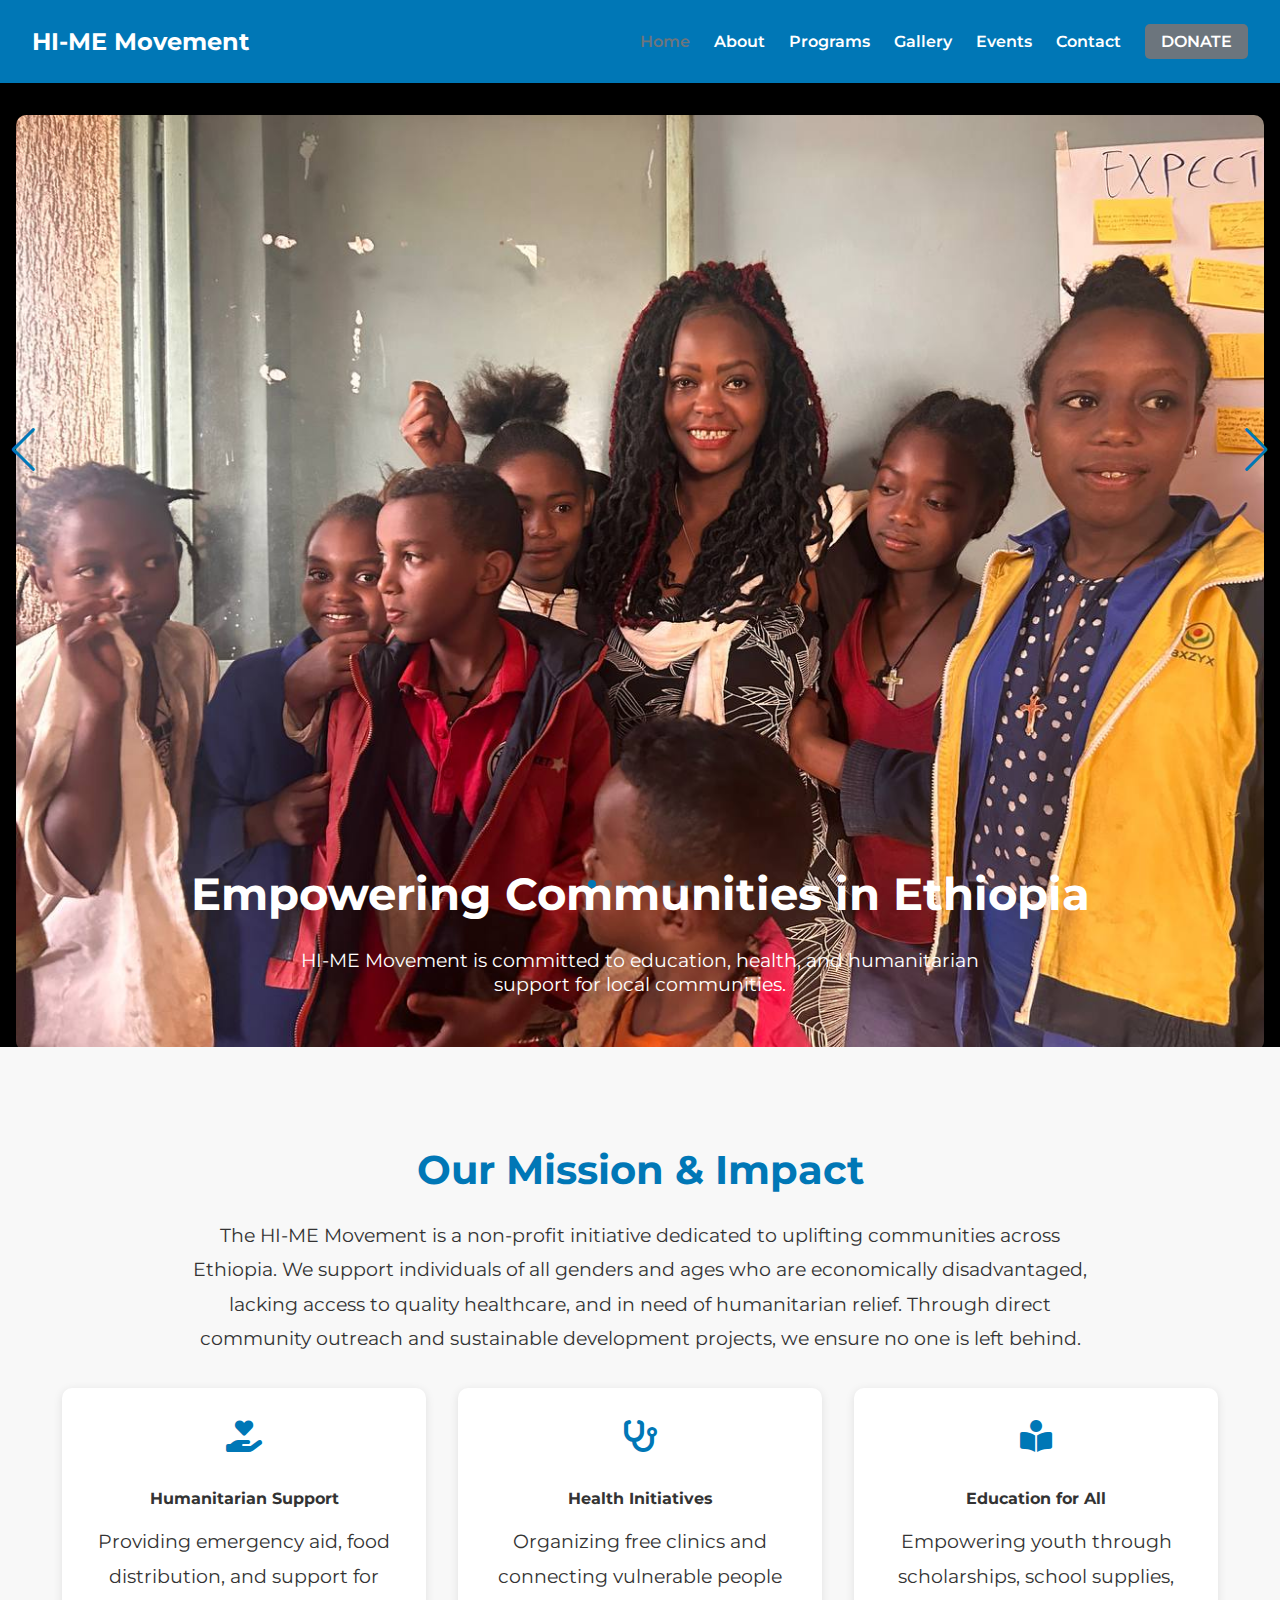
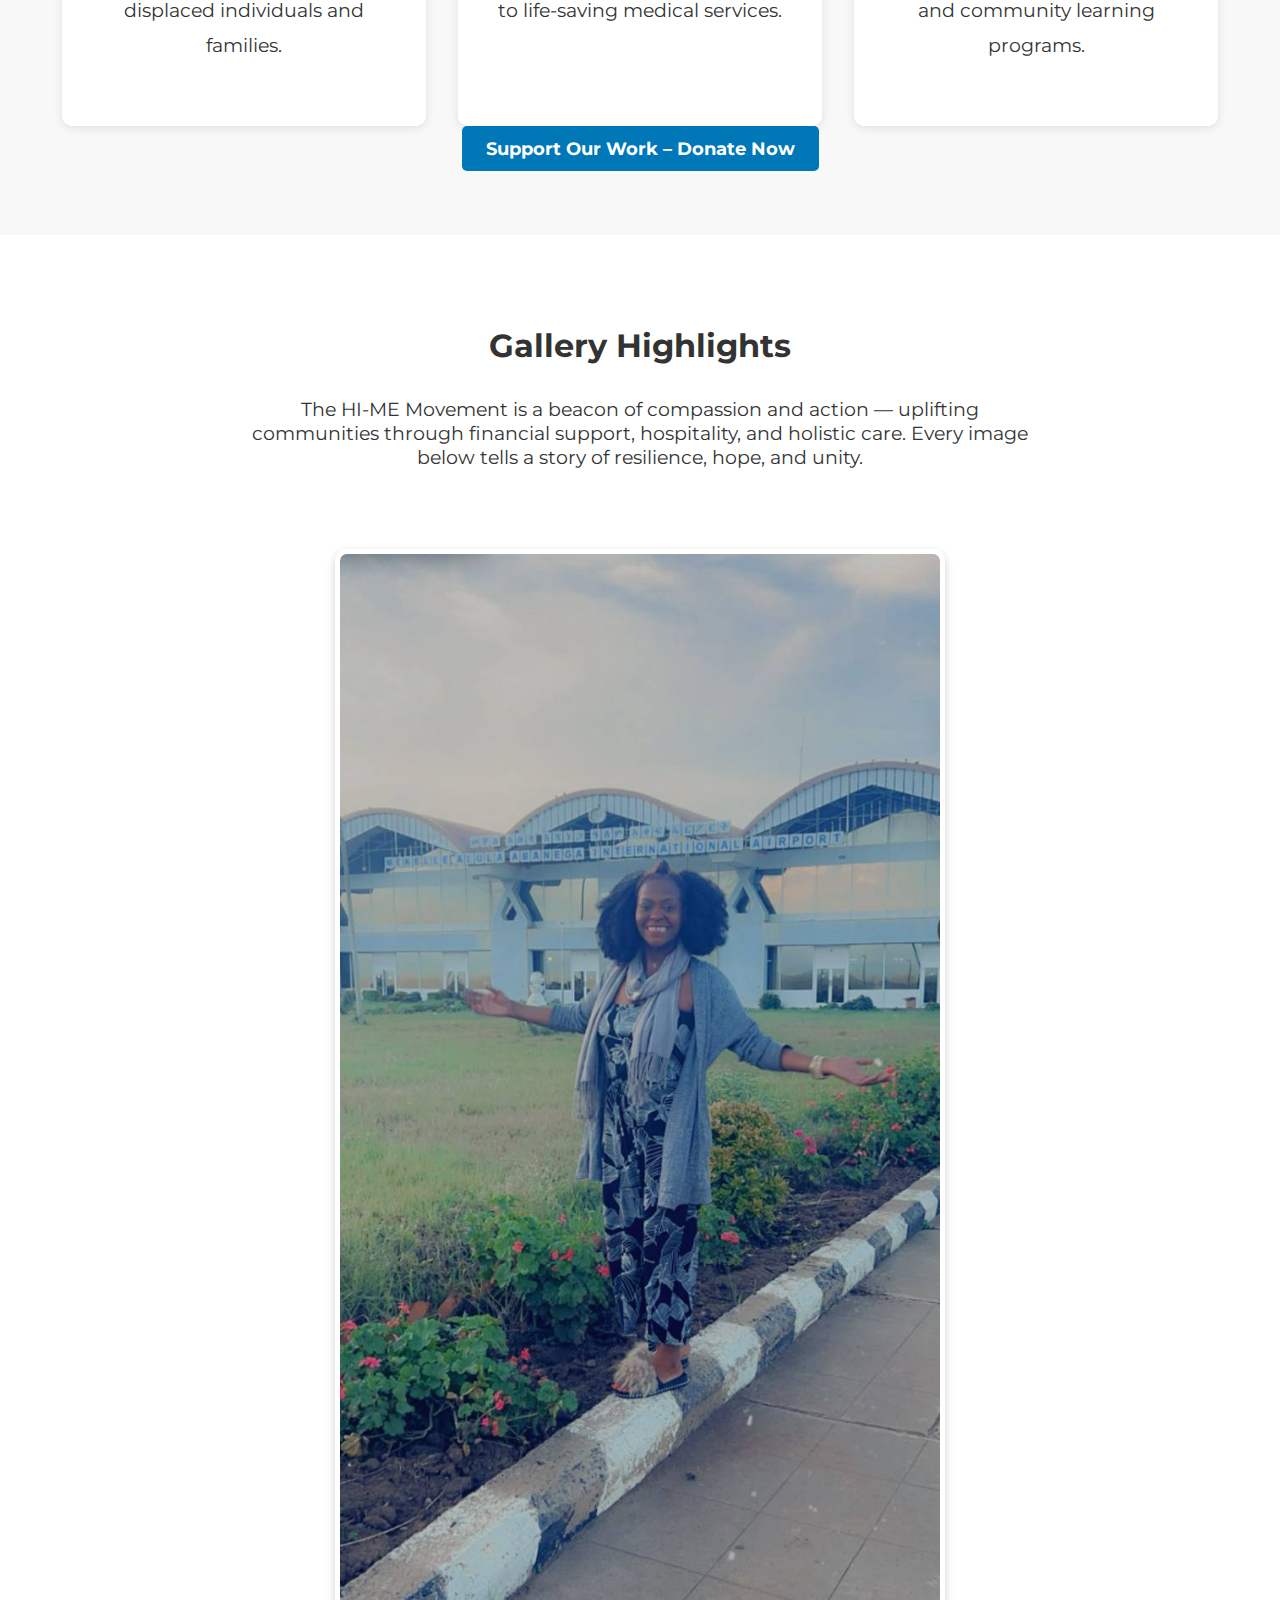
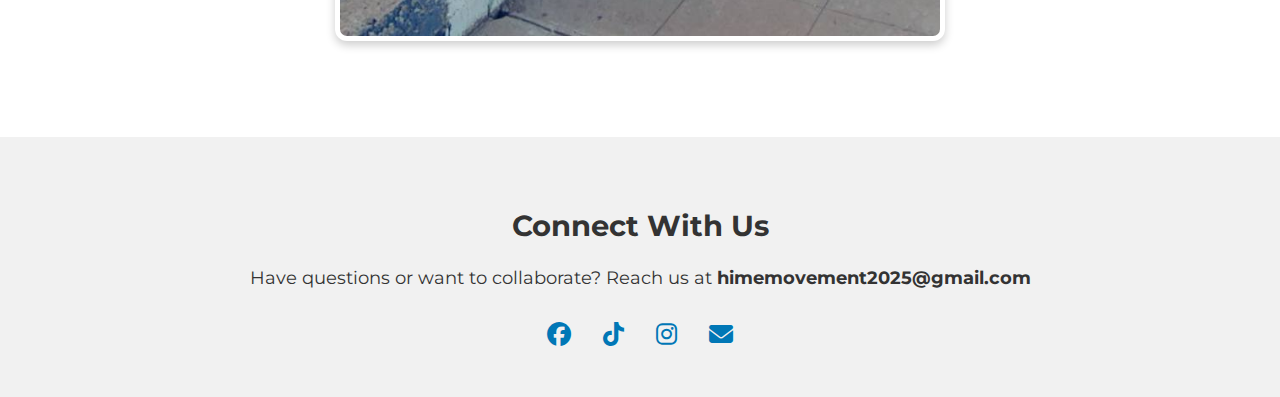
<file: index.html>
<!DOCTYPE html>
<html lang="en">
<head>
  <meta charset="UTF-8" />
  <meta name="viewport" content="width=device-width, initial-scale=1.0" />
  <title>HI-ME Movement - Home</title>
  <link href="https://fonts.googleapis.com/css2?family=Montserrat:wght@400;700&display=swap" rel="stylesheet" />
  <link rel="stylesheet" href="https://cdnjs.cloudflare.com/ajax/libs/font-awesome/6.5.0/css/all.min.css" />
  <link rel="stylesheet" href="https://cdn.jsdelivr.net/npm/swiper@10/swiper-bundle.min.css"/>
  <style>
    body {
      font-family: 'Montserrat', sans-serif;
      margin: 0;
      color: #333;
      background: #f9f9f9;
      scroll-behavior: smooth;
      overflow-x: hidden; /* Prevent horizontal scroll */
    }
    a { text-decoration: none; color: inherit; }

    /* NAVBAR */
    .navbar {
      display: flex;
      justify-content: space-between;
      align-items: center;
      padding: 1rem 2rem;
      background: #0077b6;
      color: #fff;
      position: sticky;
      top: 0;
      z-index: 1000;
    }
    .logo-text { font-weight: bold; font-size: 1.5rem; }
    .nav-links { display: flex; gap: 1.5rem; list-style: none; }
    .nav-links a { font-weight: 600; color: white; transition: 0.3s; }
    .nav-links a:hover, .nav-links a.active { color: #6c757d; }
    .donate-btn {
      background: #6c757d;
      color: #fff;
      padding: 0.5rem 1rem;
      border-radius: 5px;
      font-weight: bold;
      transition: 0.3s;
    }
    .donate-btn:hover { background: #495057; }
    .menu-toggle { display: none; font-size: 1.5rem; background: none; border: none; cursor: pointer; color: white; }

    /* HERO SECTION */
    .hero {
      position: relative;
      overflow: hidden;
      background: black;
      display: flex;
      align-items: center;
      justify-content: center;
      flex-direction: column;
      padding: 2rem 1rem;
    }
    .hero-slide {
      width: 100%;
      max-height: 80vh;
      margin: 0 auto 1rem;
      text-align: center;
    }
    .hero-slide img {
      width: 100%;
      height: auto;
      object-fit: contain;
      border-radius: 10px;
      box-shadow: 0 4px 10px rgba(0,0,0,0.3);
    }
    .hero-caption {
      margin-top: 0.5rem;
      font-size: 1.1rem;
      color: #fff;
      background: rgba(0,0,0,0.6);
      padding: 0.5rem 1rem;
      border-radius: 5px;
      display: inline-block;
    }
    .hero h1 { font-size: 2.8rem; color: #fff; margin: 1rem 0 0.5rem; text-align: center; }
    .hero p { font-size: 1.2rem; color: #fff; max-width: 700px; text-align: center; }

    /* INFO SECTION */
    .info-section { background: #f8f8f8; padding: 4rem 2rem; text-align: center; }
    .info-section h2 { font-size: 2.5rem; margin-bottom: 1.5rem; color: #0077b6; }
    .info-section p { font-size: 1.2rem; max-width: 900px; margin: 0 auto 2rem; line-height: 1.8; }
    .info-cards { display: flex; flex-wrap: wrap; gap: 2rem; justify-content: center; margin-top: 2rem; }
    .card {
      background: white;
      padding: 2rem;
      border-radius: 10px;
      max-width: 300px;
      box-shadow: 0 2px 10px rgba(0,0,0,0.1);
      text-align: center;
      transition: transform 0.3s ease;
    }
    .card:hover { transform: translateY(-5px); box-shadow: 0 6px 15px rgba(0,0,0,0.15); }
    .card i { font-size: 2rem; margin-bottom: 1rem; color: #0077b6; }
    .card h4 { margin-bottom: 1rem; }
    .donate-section a {
      display: inline-block;
      background: #0077b6;
      color: white;
      padding: 0.75rem 1.5rem;
      font-size: 1.1rem;
      border-radius: 5px;
      font-weight: bold;
      transition: background 0.3s;
    }
    .donate-section a:hover { background: #005f87; }

    /* SWIPER GALLERY */
    .swiper-container {
      width: 100%;
      padding: 2rem 0;
    }
    .swiper-slide {
      display: flex;
      justify-content: center;
      align-items: center;
    }

    /* FIXED: Show full-size gallery images (no cropping) */
    .swiper-slide img {
      width: 80%;
      max-width: 600px;
      height: auto; /* changed from fixed height to auto */
      object-fit: contain; /* changed from cover to contain for full image */
      border-radius: 12px;
      box-shadow: 0 4px 10px rgba(0,0,0,0.2);
      transition: transform 0.3s ease, box-shadow 0.3s ease;
      background: #fff; /* gives clean border around varied image sizes */
      padding: 5px;
    }

    .swiper-slide img:hover {
      transform: scale(1.05);
      box-shadow: 0 6px 15px rgba(0,0,0,0.3);
    }
    .swiper-button-next, .swiper-button-prev { color: #0077b6; }
    .swiper-pagination-bullet { background: #0077b6; }

    /* FOOTER */
    .footer { background: #f1f1f1; padding: 3rem 2rem; text-align: center; }
    .footer h2 { font-size: 1.8rem; margin-bottom: 1.5rem; }
    .footer p { font-size: 1.1rem; margin-bottom: 2rem; }
    .social-links { display: flex; justify-content: center; gap: 2rem; flex-wrap: wrap; font-size: 1.5rem; }
    .social-links a { color: #0077b6; transition: 0.3s; }
    .social-links a:hover { opacity: 0.7; }

    /* MOBILE */
    @media (max-width: 768px) {
      .nav-links { display: none; flex-direction: column; gap: 1rem; margin-top: 1rem; background: #0077b6; padding: 1rem; position: absolute; top: 60px; right: 20px; border-radius: 5px; }
      .nav-links.show { display: flex; }
      .menu-toggle { display: block; }
      .hero h1 { font-size: 2rem; }
      .hero p { font-size: 1rem; }
      .info-cards { flex-direction: column; align-items: center; }
    }
  </style>
</head>
<body>
  <!-- NAVIGATION -->
  <nav class="navbar">
    <div class="logo-text">HI-ME Movement</div>
    <button class="menu-toggle"><i class="fas fa-bars"></i></button>
    <ul class="nav-links">
      <li><a href="index.html" class="active">Home</a></li>
      <li><a href="about.html">About</a></li>
      <li><a href="programs.html">Programs</a></li>
      <li><a href="gallery.html">Gallery</a></li>
      <li><a href="events.html">Events</a></li>
      <li><a href="contact.html">Contact</a></li>
      <li><a href="donation.html" class="donate-btn">DONATE</a></li>
    </ul>
  </nav>

  <!-- HERO SECTION -->
  <section class="hero">
    <div class="hero-slide"><img src="photo_10.jpg" alt="Photo 1"><div class="hero-caption">Education empowers every generation.</div></div>
    <div class="hero-slide"><img src="photo_7.jpg" alt="Cover One"><div class="hero-caption">Pride in our heritage and strength in our unity.</div></div>
    <div class="hero-slide"><img src="Cover_Two.jpg" alt="Cover Two"><div class="hero-caption">Celebrating the spirit of community and resilience.</div></div>
    <div class="hero-slide"><img src="Cover_Three.jpg" alt="Cover Three"><div class="hero-caption">A movement rooted in hope and healing.</div></div>
    <div class="hero-slide"><img src="photo_12.jpg" alt="Photo 3"><div class="hero-caption">Together, we rise above challenges.</div></div>
    <div class="hero-slide"><img src="photo_31.jpg" alt="Photo 15"><div class="hero-caption">Urgency fuels our humanitarian mission.</div></div>
    <h1>Empowering Communities in Ethiopia</h1>
    <p>HI-ME Movement is committed to education, health, and humanitarian support for local communities.</p>
  </section>

  <!-- INFO SECTION -->
  <section class="info-section">
    <h2>Our Mission & Impact</h2>
    <p>The HI-ME Movement is a non-profit initiative dedicated to uplifting communities across Ethiopia. We support individuals of all genders and ages who are economically disadvantaged, lacking access to quality healthcare, and in need of humanitarian relief. Through direct community outreach and sustainable development projects, we ensure no one is left behind.</p>
    <div class="info-cards">
      <div class="card">
        <i class="fas fa-hand-holding-heart"></i>
        <h4>Humanitarian Support</h4>
        <p>Providing emergency aid, food distribution, and support for displaced individuals and families.</p>
      </div>
      <div class="card">
        <i class="fas fa-stethoscope"></i>
        <h4>Health Initiatives</h4>
        <p>Organizing free clinics and connecting vulnerable people to life-saving medical services.</p>
      </div>
      <div class="card">
        <i class="fas fa-book-reader"></i>
        <h4>Education for All</h4>
        <p>Empowering youth through scholarships, school supplies, and community learning programs.</p>
      </div>
    </div>
    <div class="donate-section">
      <a href="donation.html">Support Our Work – Donate Now</a>
    </div>
  </section>

  <!-- SWIPER GALLERY SECTION (1 Medium Card per Slide) -->
  <section style="padding: 4rem 2rem; background: #fff; text-align: center;">
    <h2 style="font-size: 2rem; margin-bottom: 2rem;">Gallery Highlights</h2>
    <p style="font-size: 1.2rem; max-width: 800px; margin: 0 auto 3rem;">The HI-ME Movement is a beacon of compassion and action — uplifting communities through financial support, hospitality, and holistic care. Every image below tells a story of resilience, hope, and unity.</p>
    <div class="swiper-container">
      <div class="swiper-wrapper">
        <div class="swiper-slide"><img src="hawasa-1.jpg" alt="Hawasa 1"></div>
        <div class="swiper-slide"><img src="hawasa-3.jpg" alt="Hawasa 3"></div>
        <div class="swiper-slide"><img src="hawasa-4.jpg" alt="Hawasa 4"></div>
        <div class="swiper-slide"><img src="hawasa-6.jpg" alt="Hawasa 6"></div>
        <div class="swiper-slide"><img src="humera-1.jpg" alt="Humera 1"></div>
        <div class="swiper-slide"><img src="humera-2.jpg" alt="Humera 2"></div>
        <div class="swiper-slide"><img src="humera-3.jpg" alt="Humera 3"></div>
      </div>
      <div class="swiper-button-next"></div>
      <div class="swiper-button-prev"></div>
      <div class="swiper-pagination"></div>
    </div>
  </section>

  <!-- FOOTER -->
  <footer class="footer">
    <h2>Connect With Us</h2>
    <p>Have questions or want to collaborate? Reach us at <strong>himemovement2025@gmail.com</strong></p>
    <div class="social-links">
      <a href="https://www.facebook.com/share/1JTho6ERoD/" target="_blank"><i class="fab fa-facebook"></i></a>
      <a href="https://www.tiktok.com/@hime.movement" target="_blank"><i class="fab fa-tiktok"></i></a>
      <a href="https://www.instagram.com/hime.movement" target="_blank"><i class="fab fa-instagram"></i></a>
      <a href="mailto:himemovement2025@gmail.com"><i class="fas fa-envelope"></i></a>
    </div>
  </footer>

  <!-- JAVASCRIPT -->
  <script src="https://cdn.jsdelivr.net/npm/swiper@10/swiper-bundle.min.js"></script>
  <script>
    document.addEventListener("DOMContentLoaded", function () {
      // Hero slides fade effect
      const slides = document.querySelectorAll('.hero-slide');
      let current = 0;
      function showSlide(index) {
        slides.forEach((slide, i) => { slide.style.display = i === index ? 'block' : 'none'; });
      }
      showSlide(current);
      setInterval(() => { current = (current + 1) % slides.length; showSlide(current); }, 4000);

      // Mobile menu toggle
      const menuToggle = document.querySelector('.menu-toggle');
      const navLinks = document.querySelector('.nav-links');
      menuToggle.addEventListener('click', () => { navLinks.classList.toggle('show'); });

      // Swiper gallery (1 medium card per slide)
      const swiper = new Swiper('.swiper-container', {
        loop: true,
        autoplay: { delay: 3000 },
        slidesPerView: 1,
        centeredSlides: true,
        spaceBetween: 40,
        pagination: { el: '.swiper-pagination', clickable: true },
        navigation: { nextEl: '.swiper-button-next', prevEl: '.swiper-button-prev' },
      });
    });
  </script>
</body>
</html>
</file>
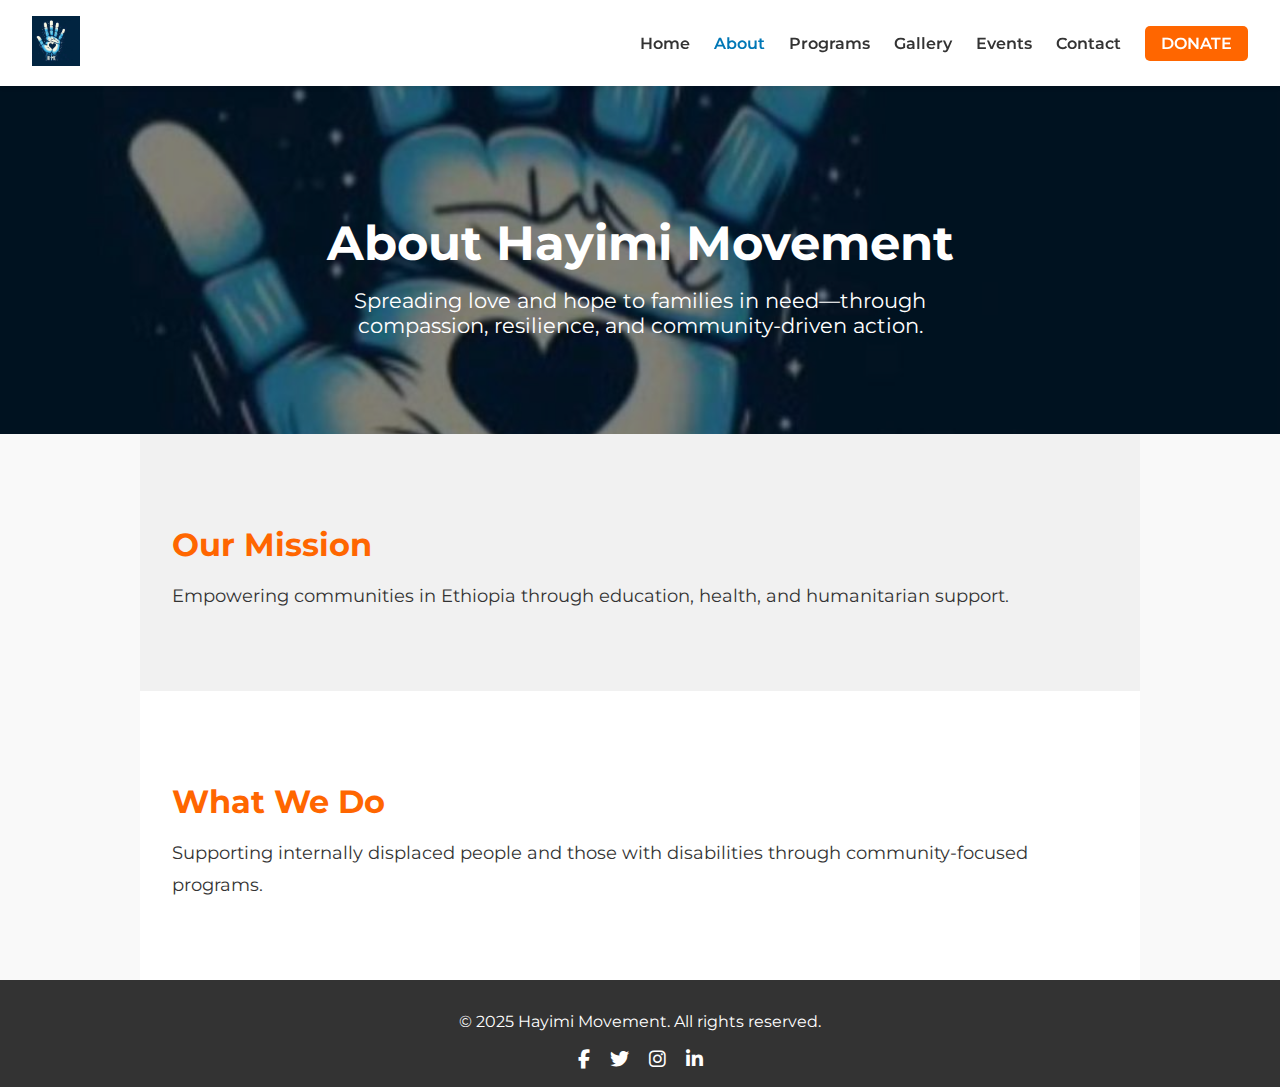
<file: about.html>
<!DOCTYPE html>
<html lang="en">
<head>
  <meta charset="UTF-8" />
  <meta name="viewport" content="width=device-width, initial-scale=1.0" />
  <title>About Us - Hayimi Movement</title>

  <link href="https://fonts.googleapis.com/css2?family=Montserrat:wght@400;700&display=swap" rel="stylesheet" />
  <link rel="stylesheet" href="https://cdnjs.cloudflare.com/ajax/libs/font-awesome/6.5.0/css/all.min.css" />

  <style>
    body { font-family:'Montserrat',sans-serif; margin:0; background:#f9f9f9; color:#333;}
    a {text-decoration:none;color:inherit;}
    
    .navbar {display:flex;justify-content:space-between;align-items:center;padding:1rem 2rem;background:#fff;box-shadow:0 2px 4px rgba(0,0,0,0.1);position:sticky;top:0;z-index:1000;}
    .logo img {height:50px;}
    .nav-links {display:flex;gap:1.5rem;list-style:none;}
    .nav-links a {font-weight:600;transition:color 0.3s;}
    .nav-links a:hover,.nav-links a.active {color:#0077b6;}
    .donate-btn {background:#ff6600;color:#fff;padding:0.5rem 1rem;border-radius:5px;font-weight:bold;transition:0.3s;}
    .donate-btn:hover {background:#d9480f;}
    .menu-toggle {display:none;font-size:1.5rem;background:none;border:none;cursor:pointer;}

    .hero-about {background:url('logo.jpg') center/cover no-repeat;color:white;padding:6rem 2rem;text-align:center;position:relative;}
    .hero-about::before {content:"";position:absolute;top:0;left:0;width:100%;height:100%;background:rgba(0,0,0,0.5);z-index:0;}
    .hero-about h1,.hero-about p {position:relative;z-index:1;}
    .hero-about h1 {font-size:3rem;margin-bottom:1rem;}
    .hero-about p {font-size:1.3rem;max-width:700px;margin:0 auto;}

    .about-section {max-width:1000px;margin:0 auto;}
    .slide {padding:4rem 2rem;}
    .slide:nth-child(even) {background:#fff;}
    .slide:nth-child(odd) {background:#f1f1f1;}
    .slide h2 {color:#ff6600;font-size:2rem;margin-bottom:1rem;}
    .slide p {font-size:1.1rem;line-height:1.8;margin:1rem 0;}

    footer {background:#333;color:white;text-align:center;padding:1rem;}
    .social-icons a {color:white;margin:0 0.5rem;font-size:1.2rem;}

    @media(max-width:768px){
      .nav-links {display:none;flex-direction:column;gap:1rem;margin-top:1rem;}
      .nav-links.show {display:flex;}
      .menu-toggle {display:block;}
      .hero-about h1 {font-size:2rem;}
      .hero-about p {font-size:1rem;}
    }
  </style>
</head>
<body>

  <nav class="navbar">
    <div class="logo"><img src="logo.jpg" alt="Hayimi Logo" /></div>
    <button class="menu-toggle">☰</button>
    <ul class="nav-links">
      <li><a href="index.html" class="nav-item" data-page="index">Home</a></li>
      <li><a href="about.html" class="nav-item" data-page="about">About</a></li>
      <li><a href="programs.html" class="nav-item" data-page="programs">Programs</a></li>
      <li><a href="gallery.html" class="nav-item" data-page="gallery">Gallery</a></li>
      <li><a href="events.html" class="nav-item" data-page="events">Events</a></li>
      <li><a href="contact.html" class="nav-item" data-page="contact">Contact</a></li>
      <li><a href="donation.html" class="donate-btn">DONATE</a></li>
    </ul>
  </nav>

  <section class="hero-about">
    <h1>About Hayimi Movement</h1>
    <p>Spreading love and hope to families in need—through compassion, resilience, and community-driven action.</p>
  </section>

  <section class="about-section">
    <div class="slide">
      <h2>Our Mission</h2>
      <p>Empowering communities in Ethiopia through education, health, and humanitarian support.</p>
    </div>
    <div class="slide">
      <h2>What We Do</h2>
      <p>Supporting internally displaced people and those with disabilities through community-focused programs.</p>
    </div>
  </section>

  <footer>
    <p>&copy; 2025 Hayimi Movement. All rights reserved.</p>
    <div class="social-icons">
      <a href="#"><i class="fab fa-facebook-f"></i></a>
      <a href="#"><i class="fab fa-twitter"></i></a>
      <a href="#"><i class="fab fa-instagram"></i></a>
      <a href="#"><i class="fab fa-linkedin-in"></i></a>
    </div>
  </footer>

  <script>
    const menuToggle = document.querySelector('.menu-toggle');
    const navLinks = document.querySelector('.nav-links');
    menuToggle.addEventListener('click', () => navLinks.classList.toggle('show'));

    const navItems = document.querySelectorAll('.nav-item');
    const currentPage = window.location.pathname.split('/').pop().replace('.html','');
    navItems.forEach(item => { if(item.dataset.page===currentPage)item.classList.add('active'); });
  </script>
</body>
</html>
</file>
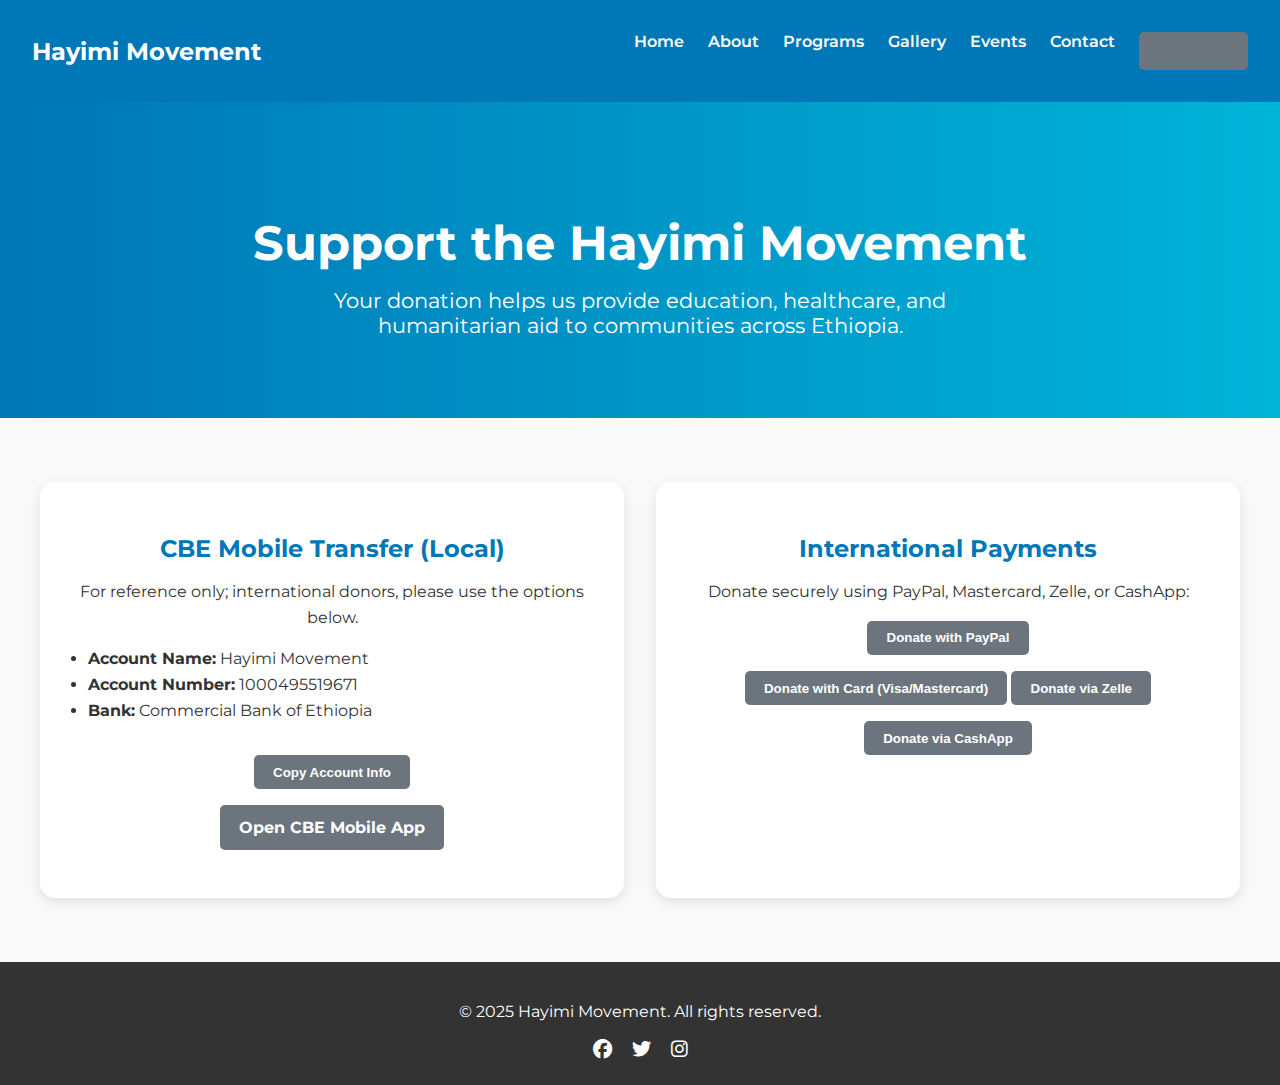
<file: donation.html>
<!DOCTYPE html>
<html lang="en">
<head>
  <meta charset="UTF-8" />
  <meta name="viewport" content="width=device-width, initial-scale=1" />
  <title>Donate | Hayimi Movement</title>

  <!-- Fonts & Icons -->
  <link href="https://fonts.googleapis.com/css2?family=Montserrat:wght@400;700&display=swap" rel="stylesheet" />
  <link rel="stylesheet" href="https://cdnjs.cloudflare.com/ajax/libs/font-awesome/6.5.0/css/all.min.css" />

  <style>
    body {
      font-family: 'Montserrat', sans-serif;
      margin: 0;
      background-color: #f9f9f9;
      color: #333;
      scroll-behavior: smooth;
    }

    a { text-decoration: none; color: inherit; }

    .navbar {
      display: flex;
      justify-content: space-between;
      align-items: center;
      padding: 1rem 2rem;
      background: #0077b6;
      color: #fff;
      position: sticky;
      top: 0;
      z-index: 1000;
    }

    .logo-text { font-weight: bold; font-size: 1.5rem; color: #fff; }

    .nav-container { display: flex; flex-direction: column; }

    .nav-links { display: flex; gap: 1.5rem; list-style: none; }

    .nav-links a { font-weight: 600; color: white; transition: 0.3s; }

    .nav-links a:hover, .nav-links a.active { color: #6c757d; }

    .donate-btn {
      background: #6c757d;
      color: #fff;
      padding: 0.6rem 1.2rem;
      border-radius: 5px;
      font-weight: bold;
      transition: 0.3s;
      cursor: pointer;
      border: none;
      display: inline-block;
    }

    .donate-btn:hover { background: #495057; }

    .menu-toggle {
      display: none;
      font-size: 1.5rem;
      background: none;
      border: none;
      cursor: pointer;
      color: white;
    }

    .donation-hero {
      background: linear-gradient(to right, #0077b6, #00b4d8);
      color: white;
      text-align: center;
      padding: 5rem 2rem;
    }

    .donation-hero h1 { font-size: 3rem; margin-bottom: 1rem; }

    .donation-hero p { font-size: 1.3rem; max-width: 700px; margin: 0 auto; }

    .donation-options {
      display: grid;
      grid-template-columns: repeat(auto-fit, minmax(300px, 1fr));
      gap: 2rem;
      padding: 4rem 2rem;
      max-width: 1200px;
      margin: 0 auto;
    }

    .donation-box {
      background-color: #fff;
      padding: 2rem;
      border-radius: 15px;
      box-shadow: 0 4px 12px rgba(0,0,0,0.1);
      transition: transform 0.3s ease;
      text-align: center;
    }

    .donation-box:hover { transform: translateY(-5px); }

    .donation-box h2 { color: #0077b6; margin-bottom: 1rem; }

    .donation-box p, .donation-box ul { font-size: 1rem; line-height: 1.6; }

    .donation-box ul { padding-left: 1rem; text-align: left; }

    .footer {
      background: #333;
      color: #fff;
      text-align: center;
      padding: 1.5rem 2rem;
    }

    .social-icons a {
      color: #fff;
      margin: 0 0.5rem;
      font-size: 1.2rem;
    }

    .social-icons a:hover { color: #6c757d; }

    @media(max-width:768px){
      .nav-links {
        display: none;
        flex-direction: column;
        gap: 1rem;
        margin-top: 1rem;
        background: #0077b6;
        padding: 1rem 2rem;
      }

      .nav-links.show { display: flex; }

      .menu-toggle { display: block; }

      .donation-hero h1 { font-size: 2.2rem; }

      .donation-hero p { font-size: 1.1rem; }
    }
  </style>
</head>
<body>

<nav class="navbar">
  <div class="logo-text">Hayimi Movement</div>
  <button class="menu-toggle">☰</button>
  <div class="nav-container">
    <ul class="nav-links">
      <li><a href="index.html">Home</a></li>
      <li><a href="about.html">About</a></li>
      <li><a href="programs.html">Programs</a></li>
      <li><a href="gallery.html">Gallery</a></li>
      <li><a href="events.html">Events</a></li>
      <li><a href="contact.html">Contact</a></li>
      <li><a href="donation.html" class="donate-btn active">DONATE</a></li>
    </ul>
  </div>
</nav>

<section class="donation-hero">
  <h1>Support the Hayimi Movement</h1>
  <p>Your donation helps us provide education, healthcare, and humanitarian aid to communities across Ethiopia.</p>
</section>

<section class="donation-options">

  <div class="donation-box">
    <h2>CBE Mobile Transfer (Local)</h2>
    <p>For reference only; international donors, please use the options below.</p>
    <ul>
      <li><strong>Account Name:</strong> Hayimi Movement</li>
      <li><strong>Account Number:</strong> 1000495519671</li>
      <li><strong>Bank:</strong> Commercial Bank of Ethiopia</li>
    </ul>
    <button onclick="copyCBE()" class="donate-btn" style="margin-top:1rem;">Copy Account Info</button>
    <p style="margin-top:1rem;">
      <a href="https://play.google.com/store/apps/details?id=com.cbe.mobile" target="_blank" class="donate-btn">
        Open CBE Mobile App
      </a>
    </p>
  </div>

  <div class="donation-box">
    <h2>International Payments</h2>
    <p>Donate securely using PayPal, Mastercard, Zelle, or CashApp:</p>

    <!-- PayPal -->
    <form action="https://www.paypal.com/donate" method="post" target="_blank" style="margin-top:1rem;">
      <input type="hidden" name="hosted_button_id" value="YOUR_PAYPAL_ID" />
      <button type="submit" class="donate-btn">Donate with PayPal</button>
    </form>

    <!-- Stripe Mastercard/Visa -->
    <button id="stripeBtn" class="donate-btn" style="margin-top:1rem;">Donate with Card (Visa/Mastercard)</button>

    <!-- Zelle -->
    <button class="donate-btn" style="margin-top:1rem;" onclick="copyText('donate@hayimi.org')">
      Donate via Zelle
    </button>

    <!-- CashApp -->
    <button class="donate-btn" style="margin-top:1rem;" onclick="copyText('$Hayimi')">
      Donate via CashApp
    </button>
  </div>

</section>

<footer class="footer">
  <p>&copy; 2025 Hayimi Movement. All rights reserved.</p>
  <div class="social-icons">
    <a href="#"><i class="fab fa-facebook"></i></a>
    <a href="#"><i class="fab fa-twitter"></i></a>
    <a href="#"><i class="fab fa-instagram"></i></a>
  </div>
</footer>

<script src="https://js.stripe.com/v3/"></script>
<script>
  // Navbar toggle
  const menuToggle = document.querySelector('.menu-toggle');
  const navLinks = document.querySelector('.nav-links');
  menuToggle.addEventListener('click', () => navLinks.classList.toggle('show'));

  // Copy CBE
  function copyCBE() {
    const accountInfo = "Account Name: Hayimi Movement\nAccount Number: 1000495519671\nBank: Commercial Bank of Ethiopia";
    navigator.clipboard.writeText(accountInfo).then(() => alert("CBE Account info copied to clipboard!"));
  }

  // Copy Zelle/CashApp
  function copyText(text) {
    navigator.clipboard.writeText(text).then(() => alert(text + " copied to clipboard!"));
  }

  // Stripe Checkout
  const stripe = Stripe("YOUR_STRIPE_PUBLISHABLE_KEY"); // Replace with your key
  document.getElementById("stripeBtn").addEventListener("click", () => {
    stripe.redirectToCheckout({
      lineItems: [{price: "YOUR_STRIPE_PRICE_ID", quantity: 1}], // Replace with price ID
      mode: "payment",
      successUrl: window.location.origin + "/success.html",
      cancelUrl: window.location.origin + "/donation.html"
    });
  });
</script>
</body>
</html>
</file>
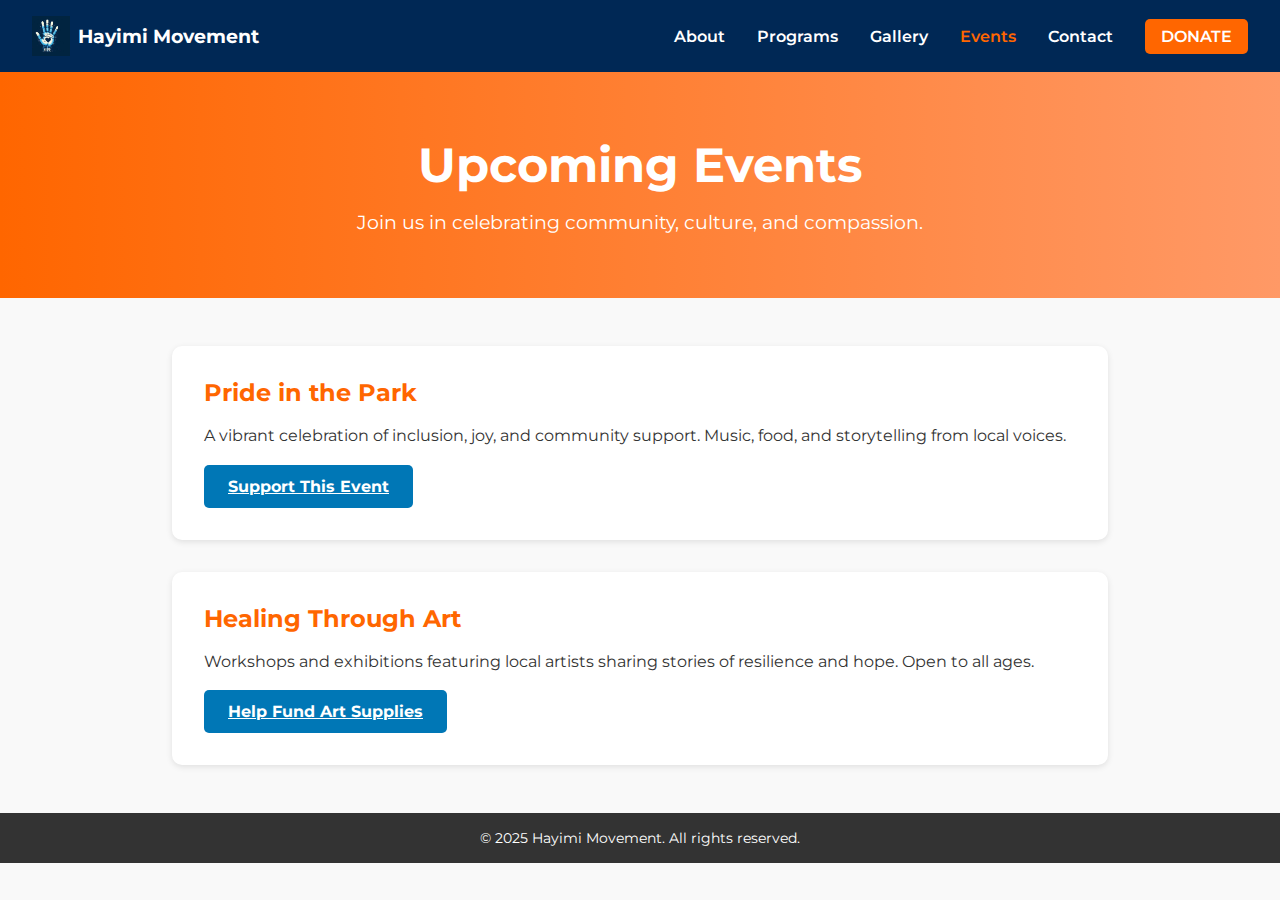
<file: events.html>
<!DOCTYPE html>
<html lang="en">
<head>
  <meta charset="UTF-8" />
  <meta name="viewport" content="width=device-width, initial-scale=1.0" />
  <title>Events - Hayimi Movement</title>

  <!-- Fonts -->
  <link href="https://fonts.googleapis.com/css2?family=Montserrat:wght@400;700&display=swap" rel="stylesheet" />

  <!-- Styles -->
  <style>
    /* Reset and Base Styles */
    * {
      margin: 0;
      padding: 0;
      box-sizing: border-box;
    }

    body {
      font-family: 'Montserrat', sans-serif;
      background-color: #f9f9f9;
      color: #333;
    }

    /* Navbar */
    .navbar {
      display: flex;
      justify-content: space-between;
      align-items: center;
      padding: 1rem 2rem;
      background-color: #002855; /* Deep blue */
      color: white;
      position: sticky;
      top: 0;
      z-index: 1000;
    }

    .logo {
      display: flex;
      align-items: center;
      gap: 0.5rem;
    }

    .logo img {
      height: 40px;
      width: auto;
    }

    .logo span {
      font-size: 1.2rem;
      font-weight: bold;
      color: white;
    }

    .nav-links {
      display: flex;
      gap: 2rem;
      list-style: none;
    }

    .nav-links a {
      text-decoration: none;
      color: white;
      font-weight: 600;
      transition: color 0.3s ease;
    }

    .nav-links a:hover,
    .nav-links a.active {
      color: #ff6600;
    }

    .donate-btn {
      background-color: #ff6600;
      color: white;
      padding: 0.5rem 1rem;
      border: none;
      border-radius: 5px;
      font-weight: bold;
      cursor: pointer;
      transition: background-color 0.3s ease;
    }

    .donate-btn:hover {
      background-color: #e65c00;
    }

    /* Hero Section */
    .hero {
      background: linear-gradient(to right, #ff6600, #ff9966);
      color: white;
      text-align: center;
      padding: 4rem 2rem;
    }

    .hero h1 {
      font-size: 3rem;
      margin-bottom: 1rem;
    }

    .hero p {
      font-size: 1.2rem;
      max-width: 700px;
      margin: 0 auto;
    }

    /* Main Content */
    .content {
      max-width: 1000px;
      margin: 3rem auto;
      padding: 0 2rem;
    }

    article {
      background-color: #fff;
      padding: 2rem;
      border-radius: 10px;
      box-shadow: 0 2px 6px rgba(0,0,0,0.1);
      margin-bottom: 2rem;
      transition: transform 0.3s ease;
    }

    article:hover {
      transform: translateY(-5px);
    }

    article h2 {
      color: #ff6600;
      margin-bottom: 1rem;
    }

    article p {
      font-size: 1rem;
      line-height: 1.6;
      margin-bottom: 1rem;
    }

    .learn-btn {
      display: inline-block;
      background-color: #0077b6;
      color: white;
      padding: 0.75rem 1.5rem;
      border-radius: 5px;
      font-weight: bold;
      transition: background-color 0.3s ease;
    }

    .learn-btn:hover {
      background-color: #023e8a;
    }

    /* Footer */
    footer {
      background-color: #333;
      color: white;
      text-align: center;
      padding: 1rem;
      font-size: 0.9rem;
    }

    /* Mobile Menu */
    .menu-toggle {
      display: none;
      font-size: 1.5rem;
      background: none;
      border: none;
      color: white;
      cursor: pointer;
    }

    @media (max-width: 768px) {
      .nav-links {
        display: none;
        flex-direction: column;
        gap: 1rem;
        margin: 1rem 0;
        width: 100%;
      }

      .nav-links.show {
        display: flex;
      }

      .menu-toggle {
        display: block;
      }

      .navbar {
        flex-direction: column;
        align-items: flex-start;
      }

      .hero h1 {
        font-size: 2rem;
      }
    }
  </style>
</head>
<body>

  <!-- Navigation Bar -->
  <nav class="navbar">
    <div class="logo">
      <img src="logo.jpg" alt="Hayimi Logo" />
      <span>Hayimi Movement</span>
    </div>

    <!-- Mobile Toggle -->
    <button class="menu-toggle" aria-label="Toggle Menu">☰</button>

    <!-- Navigation Links -->
    <ul class="nav-links">
      <li><a href="about.html">About</a></li>
      <li><a href="programs.html">Programs</a></li>
      <li><a href="gallery.html">Gallery</a></li>
      <li><a href="events.html" class="active">Events</a></li>
      <li><a href="contact.html">Contact</a></li>
      <li><a href="donation.html" class="donate-btn">DONATE</a></li>
    </ul>
  </nav>

  <!-- Hero Section -->
  <section class="hero">
    <h1>Upcoming Events</h1>
    <p>Join us in celebrating community, culture, and compassion.</p>
  </section>

  <!-- Event Listings -->
  <main class="content">
    <article>
      <h2>Pride in the Park</h2>
      <p>A vibrant celebration of inclusion, joy, and community support. Music, food, and storytelling from local voices.</p>
      <a href="donation.html" class="learn-btn">Support This Event</a>
    </article>

    <article>
      <h2>Healing Through Art</h2>
      <p>Workshops and exhibitions featuring local artists sharing stories of resilience and hope. Open to all ages.</p>
      <a href="donation.html" class="learn-btn">Help Fund Art Supplies</a>
    </article>
  </main>

  <!-- Footer -->
  <footer>
    <p>&copy; 2025 Hayimi Movement. All rights reserved.</p>
  </footer>

  <!-- Scripts -->
  <script>
    // Mobile menu toggle
    const menuToggle = document.querySelector('.menu-toggle');
    const navLinks = document.querySelector('.nav-links');
    menuToggle.addEventListener('click', () => {
      navLinks.classList.toggle('show');
    });
  </script>

</body>
</html>
</file>
